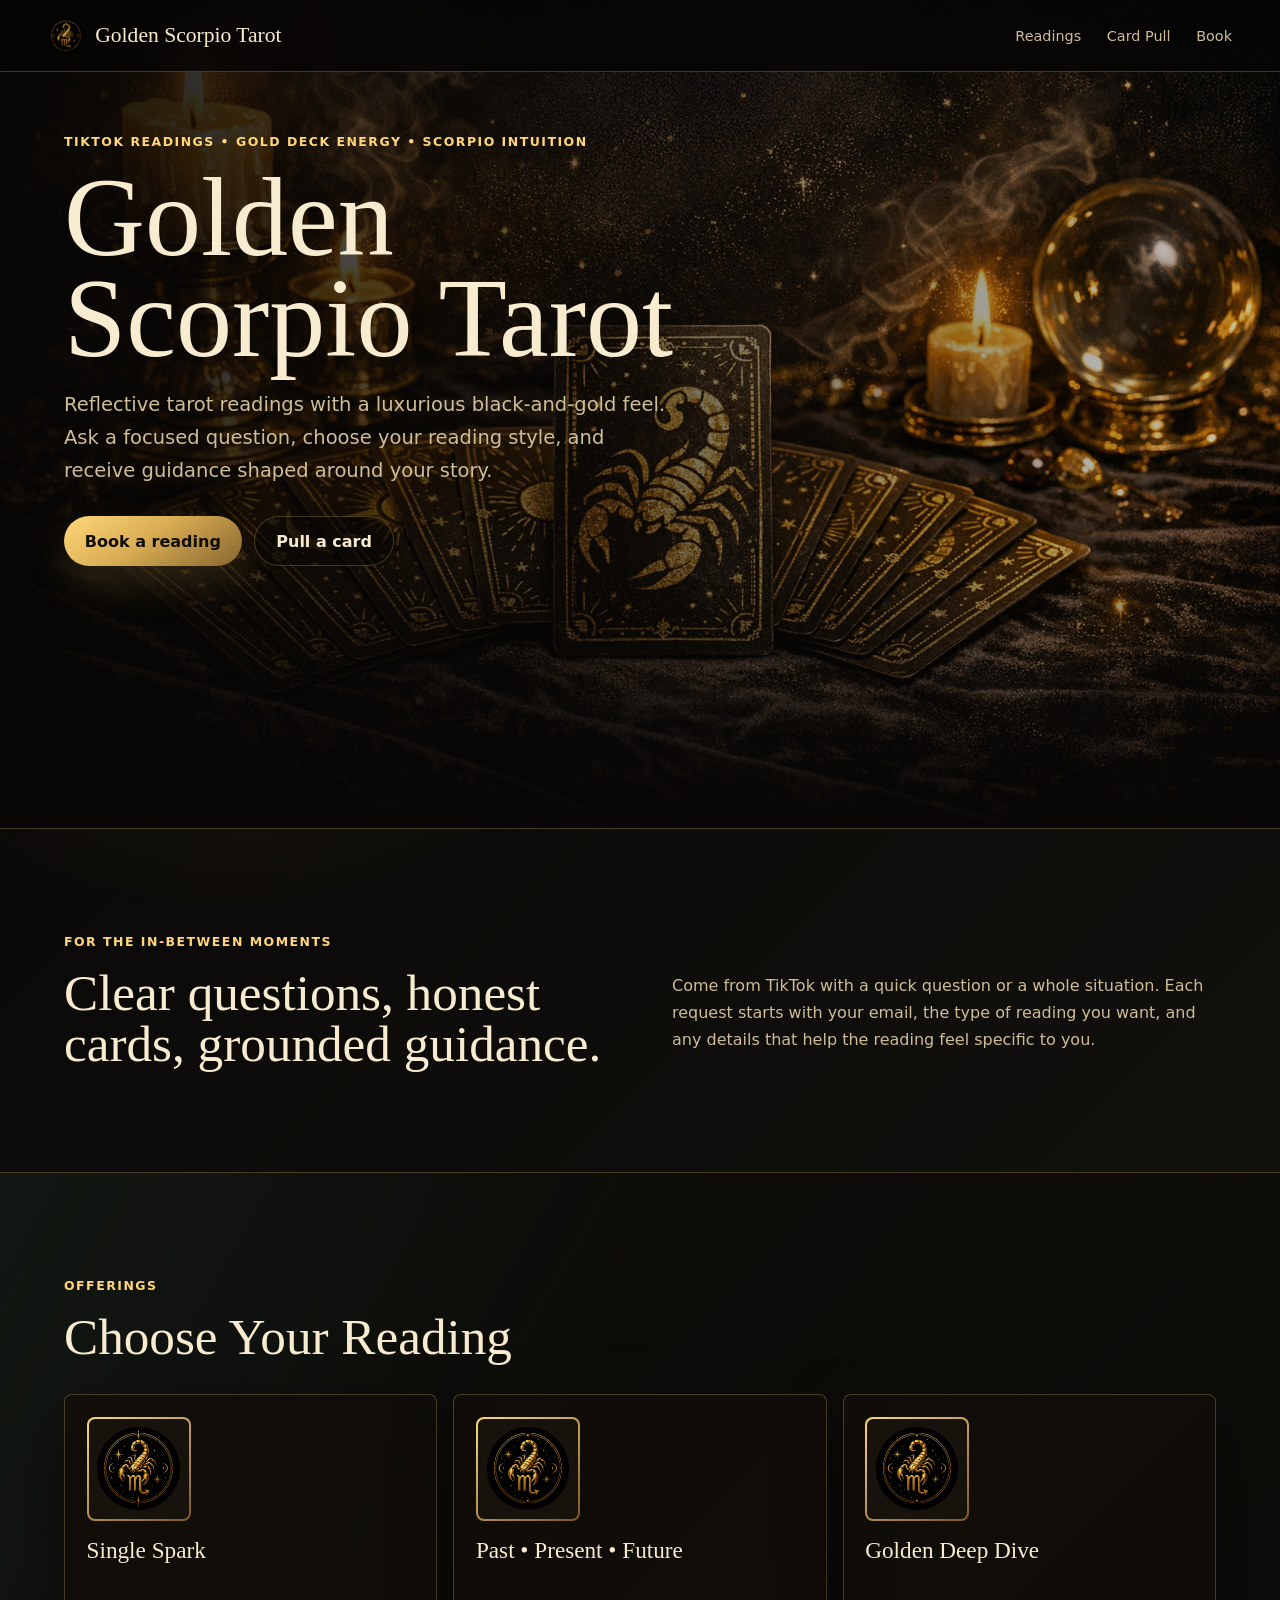
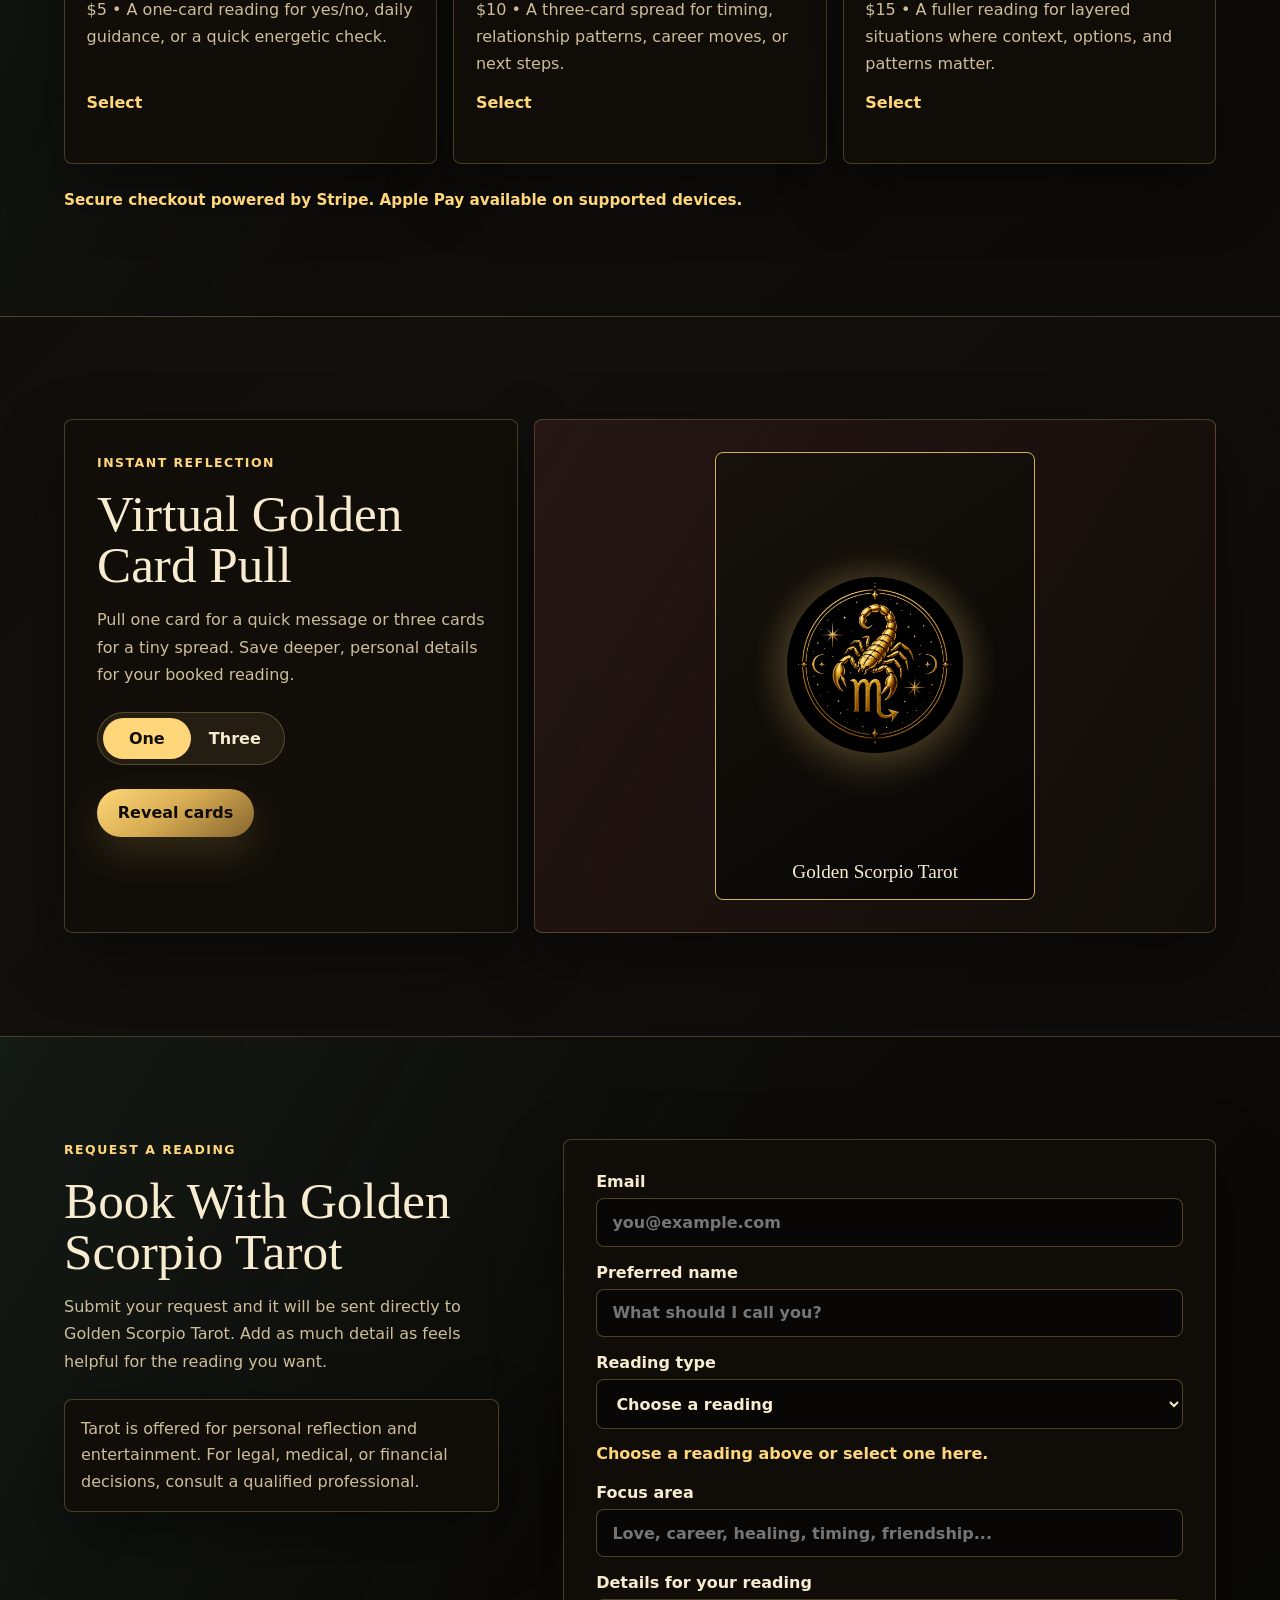
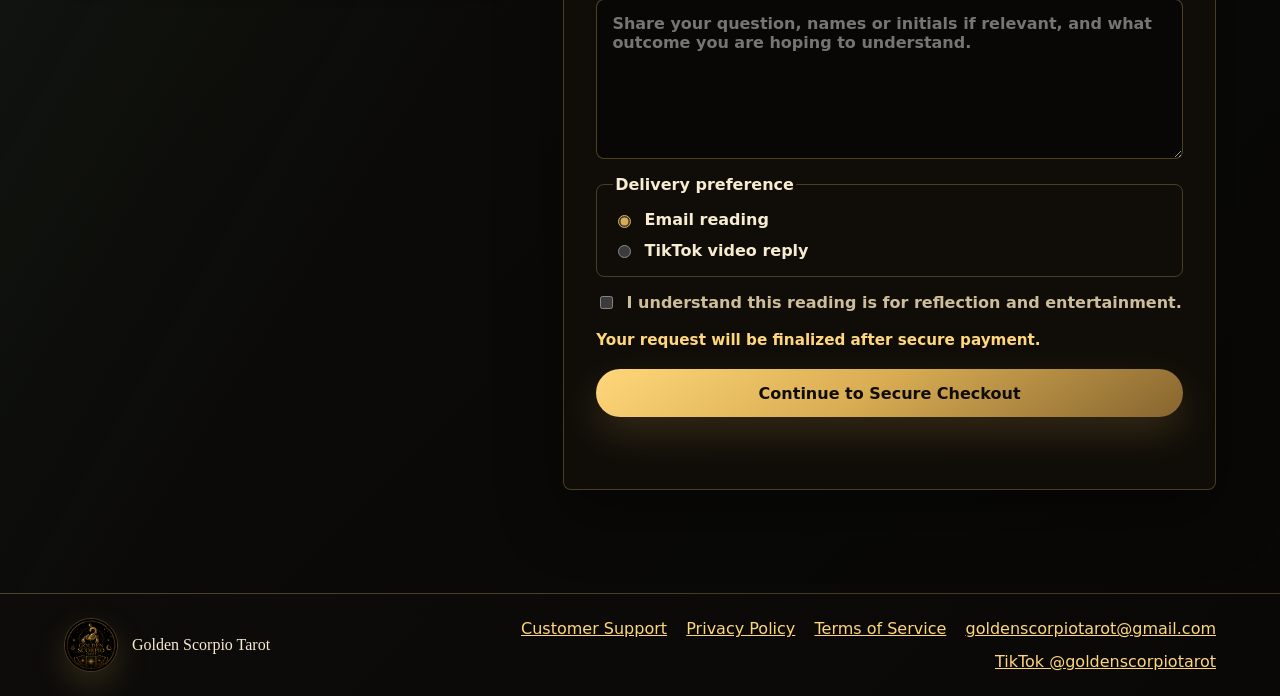
<file: index.html>
<!doctype html>
<html lang="en">
  <head>
    <meta charset="utf-8" />
    <meta name="viewport" content="width=device-width, initial-scale=1" />
    <title>Golden Scorpio Tarot | Online Tarot Readings</title>
    <meta
      name="description"
      content="Golden Scorpio Tarot offers online tarot readings with a black-and-gold style, intuitive guidance, and a free virtual card pull."
    />
    <link rel="canonical" href="https://goldenscorpiotarot.com/" />
    <meta property="og:title" content="Golden Scorpio Tarot" />
    <meta
      property="og:description"
      content="Book online tarot readings, request personal guidance, and pull a virtual golden card with Golden Scorpio Tarot."
    />
    <meta property="og:image" content="https://goldenscorpiotarot.com/assets/golden-scorpio-tarot-footer.png" />
    <meta property="og:url" content="https://goldenscorpiotarot.com/" />
    <meta property="og:type" content="website" />
    <meta name="twitter:card" content="summary_large_image" />
    <link rel="preload" href="assets/golden-scorpio-hero.png" as="image" />
    <link rel="apple-touch-icon" href="assets/golden-scorpio-tarot-footer.png" />
    <link rel="stylesheet" href="styles.css" />
    <!-- Google tag (gtag.js) -->
    <script async src="https://www.googletagmanager.com/gtag/js?id=G-HNB6YZMQJV"></script>
    <script>
      window.dataLayer = window.dataLayer || [];
      function gtag(){dataLayer.push(arguments);}
      gtag('js', new Date());

      gtag('config', 'G-HNB6YZMQJV');
    </script>
    <script type="application/ld+json">
      {
        "@context": "https://schema.org",
        "@type": "ProfessionalService",
        "name": "Golden Scorpio Tarot",
        "url": "https://goldenscorpiotarot.com/",
        "logo": "https://goldenscorpiotarot.com/assets/golden-scorpio-tarot-footer.png",
        "image": "https://goldenscorpiotarot.com/assets/golden-scorpio-tarot-footer.png",
        "description": "Golden Scorpio Tarot offers online tarot readings with intuitive guidance, a black-and-gold tarot style, and a free virtual card pull.",
        "email": "goldenscorpiotarot@gmail.com",
        "sameAs": [
          "https://www.tiktok.com/@goldenscorpiotarot"
        ],
        "areaServed": "US",
        "serviceType": "Online tarot readings",
        "offers": [
          {
            "@type": "Offer",
            "name": "Single Spark Tarot Reading",
            "price": "5.00",
            "priceCurrency": "USD",
            "url": "https://goldenscorpiotarot.com/#book"
          },
          {
            "@type": "Offer",
            "name": "Past, Present, Future Tarot Reading",
            "price": "10.00",
            "priceCurrency": "USD",
            "url": "https://goldenscorpiotarot.com/#book"
          },
          {
            "@type": "Offer",
            "name": "Golden Deep Dive Tarot Reading",
            "price": "15.00",
            "priceCurrency": "USD",
            "url": "https://goldenscorpiotarot.com/#book"
          }
        ]
      }
    </script>
  </head>
  <body>
    <header class="site-header" aria-label="Main navigation">
      <a class="brand" href="#top" aria-label="Golden Scorpio Tarot home">
        <span class="brand-mark" aria-hidden="true">
          <img src="assets/golden-scorpio-logo.png" alt="" />
        </span>
        <span>Golden Scorpio Tarot</span>
      </a>
      <nav>
        <a href="#readings">Readings</a>
        <a href="#virtual">Card Pull</a>
        <a href="#book">Book</a>
      </nav>
    </header>

    <main id="top">
      <section class="hero" aria-labelledby="hero-title">
        <img
          class="hero-image"
          src="assets/golden-scorpio-hero.png"
          alt="Golden tarot cards on a dark velvet table with candles and stars"
        />
        <div class="hero-shade" aria-hidden="true"></div>
        <div class="hero-content">
          <p class="eyebrow">TikTok readings • gold deck energy • Scorpio intuition</p>
          <h1 id="hero-title">Golden Scorpio Tarot</h1>
          <p>
            Reflective tarot readings with a luxurious black-and-gold feel. Ask a focused
            question, choose your reading style, and receive guidance shaped around your story.
          </p>
          <div class="hero-actions">
            <a class="button primary" href="#book">Book a reading</a>
            <a class="button ghost" href="#virtual">Pull a card</a>
          </div>
        </div>
      </section>

      <section class="intro" aria-label="Reading promise">
        <div>
          <p class="section-kicker">For the in-between moments</p>
          <h2>Clear questions, honest cards, grounded guidance.</h2>
        </div>
        <p>
          Come from TikTok with a quick question or a whole situation. Each request starts with
          your email, the type of reading you want, and any details that help the reading feel
          specific to you.
        </p>
      </section>

      <section class="band" id="readings" aria-labelledby="readings-title">
        <div class="section-heading">
          <p class="section-kicker">Offerings</p>
          <h2 id="readings-title">Choose Your Reading</h2>
        </div>
        <div class="reading-grid">
          <article class="reading-card">
            <div class="mini-card" aria-hidden="true">
              <img src="assets/golden-scorpio-logo.png" alt="" />
            </div>
            <h3>Single Spark</h3>
            <p>$5 • A one-card reading for yes/no, daily guidance, or a quick energetic check.</p>
            <a class="text-button" data-reading-choice="Single Spark" href="#book">Select</a>
          </article>
          <article class="reading-card">
            <div class="mini-card" aria-hidden="true">
              <img src="assets/golden-scorpio-logo.png" alt="" />
            </div>
            <h3>Past • Present • Future</h3>
            <p>$10 • A three-card spread for timing, relationship patterns, career moves, or next steps.</p>
            <a class="text-button" data-reading-choice="Past • Present • Future" href="#book">Select</a>
          </article>
          <article class="reading-card">
            <div class="mini-card" aria-hidden="true">
              <img src="assets/golden-scorpio-logo.png" alt="" />
            </div>
            <h3>Golden Deep Dive</h3>
            <p>$15 • A fuller reading for layered situations where context, options, and patterns matter.</p>
            <a class="text-button" data-reading-choice="Golden Deep Dive" href="#book">Select</a>
          </article>
        </div>
        <p class="payment-note">
          Secure checkout powered by Stripe. Apple Pay available on supported devices.
        </p>
      </section>

      <section class="split" id="virtual" aria-labelledby="virtual-title">
        <div class="copy-panel">
          <p class="section-kicker">Instant reflection</p>
          <h2 id="virtual-title">Virtual Golden Card Pull</h2>
          <p>
            Pull one card for a quick message or three cards for a tiny spread. Save deeper,
            personal details for your booked reading.
          </p>
          <div class="segmented" role="radiogroup" aria-label="Spread size">
            <label>
              <input type="radio" name="spread" value="1" checked />
              <span>One</span>
            </label>
            <label>
              <input type="radio" name="spread" value="3" />
              <span>Three</span>
            </label>
          </div>
          <button class="button primary" id="pullCards" type="button">Reveal cards</button>
        </div>
        <div class="virtual-table" aria-live="polite">
          <div class="pulled-cards" id="cardResults">
            <article class="tarot-back">
              <img
                class="card-logo"
                src="assets/golden-scorpio-logo.png"
                alt="Golden Scorpio Tarot logo"
              />
              <strong>Golden Scorpio Tarot</strong>
            </article>
          </div>
        </div>
      </section>

      <section class="band booking-band" id="book" aria-labelledby="book-title">
        <div class="booking-layout">
          <div class="section-heading sticky-copy">
            <p class="section-kicker">Request a reading</p>
            <h2 id="book-title">Book With Golden Scorpio Tarot</h2>
            <p>
              Submit your request and it will be sent directly to Golden Scorpio Tarot. Add as much
              detail as feels helpful for the reading you want.
            </p>
            <div class="trust-note">
              Tarot is offered for personal reflection and entertainment. For legal, medical, or
              financial decisions, consult a qualified professional.
            </div>
          </div>

          <form
            class="booking-form"
            id="bookingForm"
            action="thank-you.html"
            method="GET"
          >
            <input type="hidden" name="_subject" value="New Golden Scorpio Tarot request" />
            <label>
              Email
              <input name="email" type="email" placeholder="you@example.com" required />
            </label>
            <label>
              Preferred name
              <input name="preferredName" type="text" placeholder="What should I call you?" />
            </label>
            <label>
              Reading type
              <select name="reading" id="readingSelect" required>
                <option value="">Choose a reading</option>
                <option>Single Spark</option>
                <option>Past • Present • Future</option>
                <option>Golden Deep Dive</option>
              </select>
            </label>
            <p class="selection-note" id="readingSelectionNote">
              Choose a reading above or select one here.
            </p>
            <label>
              Focus area
              <input
                name="focus"
                type="text"
                placeholder="Love, career, healing, timing, friendship..."
              />
            </label>
            <label>
              Details for your reading
              <textarea
                name="details"
                rows="6"
                placeholder="Share your question, names or initials if relevant, and what outcome you are hoping to understand."
              ></textarea>
            </label>
            <fieldset>
              <legend>Delivery preference</legend>
              <label class="inline-option">
                <input type="radio" name="delivery" value="Email reading" checked />
                Email reading
              </label>
              <label class="inline-option">
                <input type="radio" name="delivery" value="TikTok video reply" />
                TikTok video reply
              </label>
            </fieldset>
            <label class="inline-option consent">
              <input name="consent" type="checkbox" required />
              I understand this reading is for reflection and entertainment.
            </label>
            <p class="checkout-note">Your request will be finalized after secure payment.</p>
            <button class="button primary full" type="submit">Continue to Secure Checkout</button>
            <p class="form-status" id="formStatus" role="status"></p>
          </form>
        </div>
      </section>
    </main>

    <footer>
      <a class="footer-brand" href="index.html#top" aria-label="Golden Scorpio Tarot home">
        <img src="assets/golden-scorpio-tarot-footer.png" alt="Golden Scorpio Tarot logo" />
        <span>Golden Scorpio Tarot</span>
      </a>
      <div class="footer-links">
        <a href="support.html">Customer Support</a>
        <a href="privacy.html">Privacy Policy</a>
        <a href="terms.html">Terms of Service</a>
        <a href="mailto:goldenscorpiotarot@gmail.com">goldenscorpiotarot@gmail.com</a>
        <a href="https://www.tiktok.com/@goldenscorpiotarot">TikTok @goldenscorpiotarot</a>
      </div>
    </footer>

    <script src="script.js"></script>
  </body>
</html>
</file>
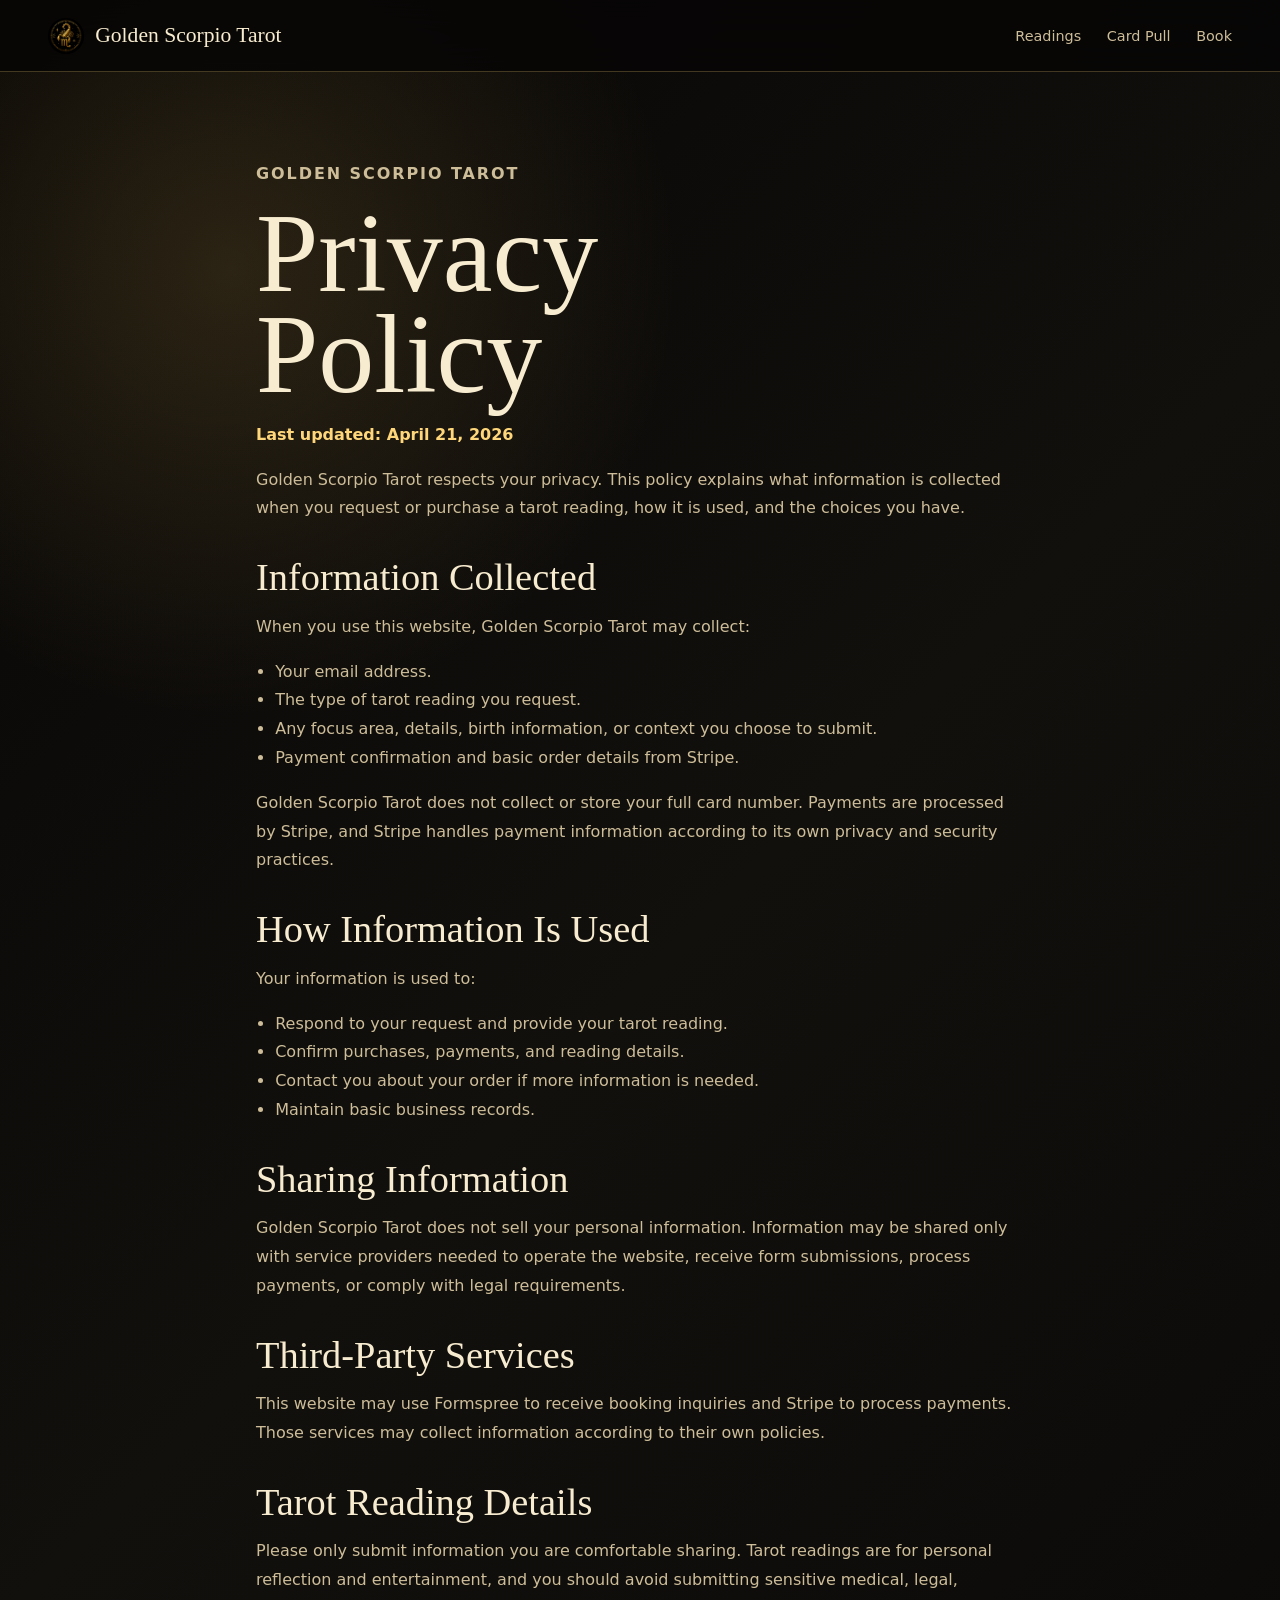
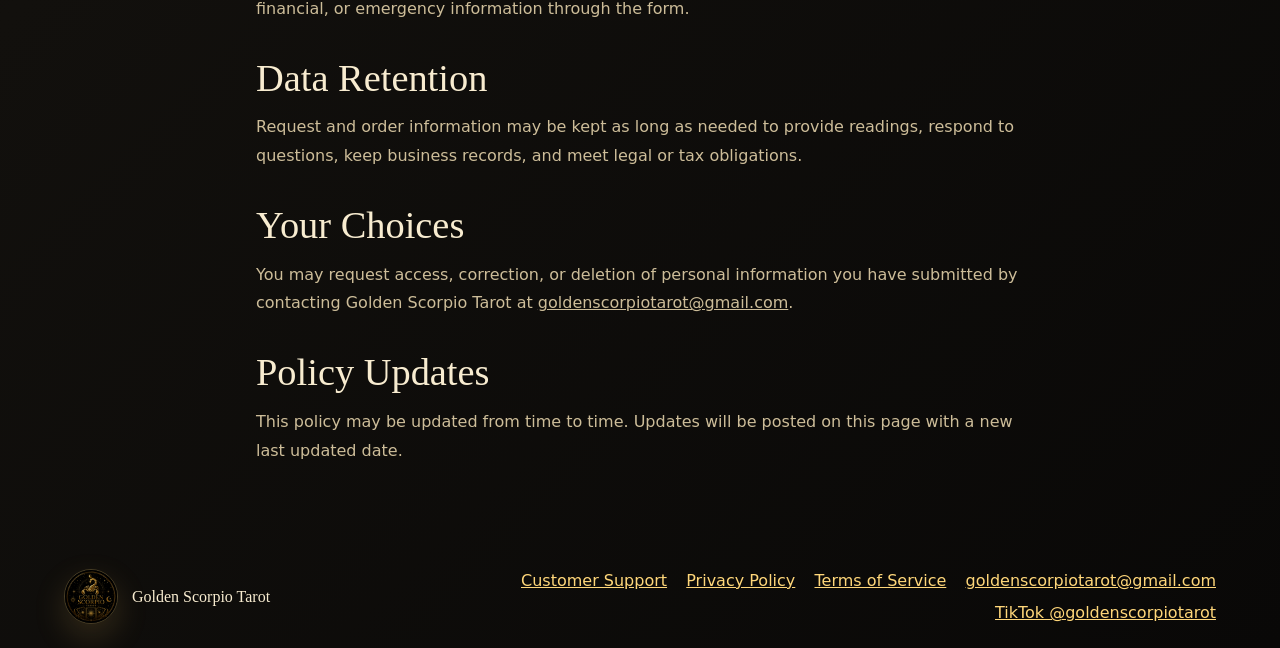
<file: privacy.html>
<!doctype html>
<html lang="en">
  <head>
    <meta charset="utf-8" />
    <meta name="viewport" content="width=device-width, initial-scale=1" />
    <title>Privacy Policy | Golden Scorpio Tarot</title>
    <meta
      name="description"
      content="Privacy Policy for Golden Scorpio Tarot readings, booking requests, and payments."
    />
    <link rel="canonical" href="https://goldenscorpiotarot.com/privacy.html" />
    <meta property="og:title" content="Golden Scorpio Tarot Privacy Policy" />
    <meta
      property="og:description"
      content="Book golden tarot readings, request personal guidance, and pull a virtual golden card."
    />
    <meta property="og:image" content="https://goldenscorpiotarot.com/assets/golden-scorpio-tarot-footer.png" />
    <meta property="og:url" content="https://goldenscorpiotarot.com/privacy.html" />
    <meta property="og:type" content="website" />
    <meta name="twitter:card" content="summary_large_image" />
    <link rel="stylesheet" href="styles.css" />
    <!-- Google tag (gtag.js) -->
    <script async src="https://www.googletagmanager.com/gtag/js?id=G-HNB6YZMQJV"></script>
    <script>
      window.dataLayer = window.dataLayer || [];
      function gtag(){dataLayer.push(arguments);}
      gtag('js', new Date());

      gtag('config', 'G-HNB6YZMQJV');
    </script>
  </head>
  <body class="policy-page">
    <header class="site-header" aria-label="Main navigation">
      <a class="brand" href="index.html#top" aria-label="Golden Scorpio Tarot home">
        <span class="brand-mark" aria-hidden="true">
          <img src="assets/golden-scorpio-logo.png" alt="" />
        </span>
        <span>Golden Scorpio Tarot</span>
      </a>
      <nav>
        <a href="index.html#readings">Readings</a>
        <a href="index.html#virtual">Card Pull</a>
        <a href="index.html#book">Book</a>
      </nav>
    </header>

    <main class="policy-content">
      <p class="section-kicker">Golden Scorpio Tarot</p>
      <h1>Privacy Policy</h1>
      <p class="updated">Last updated: April 21, 2026</p>

      <p>
        Golden Scorpio Tarot respects your privacy. This policy explains what information is
        collected when you request or purchase a tarot reading, how it is used, and the choices you
        have.
      </p>

      <h2>Information Collected</h2>
      <p>When you use this website, Golden Scorpio Tarot may collect:</p>
      <ul>
        <li>Your email address.</li>
        <li>The type of tarot reading you request.</li>
        <li>Any focus area, details, birth information, or context you choose to submit.</li>
        <li>Payment confirmation and basic order details from Stripe.</li>
      </ul>
      <p>
        Golden Scorpio Tarot does not collect or store your full card number. Payments are processed
        by Stripe, and Stripe handles payment information according to its own privacy and security
        practices.
      </p>

      <h2>How Information Is Used</h2>
      <p>Your information is used to:</p>
      <ul>
        <li>Respond to your request and provide your tarot reading.</li>
        <li>Confirm purchases, payments, and reading details.</li>
        <li>Contact you about your order if more information is needed.</li>
        <li>Maintain basic business records.</li>
      </ul>

      <h2>Sharing Information</h2>
      <p>
        Golden Scorpio Tarot does not sell your personal information. Information may be shared only
        with service providers needed to operate the website, receive form submissions, process
        payments, or comply with legal requirements.
      </p>

      <h2>Third-Party Services</h2>
      <p>
        This website may use Formspree to receive booking inquiries and Stripe to process payments.
        Those services may collect information according to their own policies.
      </p>

      <h2>Tarot Reading Details</h2>
      <p>
        Please only submit information you are comfortable sharing. Tarot readings are for personal
        reflection and entertainment, and you should avoid submitting sensitive medical, legal,
        financial, or emergency information through the form.
      </p>

      <h2>Data Retention</h2>
      <p>
        Request and order information may be kept as long as needed to provide readings, respond to
        questions, keep business records, and meet legal or tax obligations.
      </p>

      <h2>Your Choices</h2>
      <p>
        You may request access, correction, or deletion of personal information you have submitted by
        contacting Golden Scorpio Tarot at
        <a href="mailto:goldenscorpiotarot@gmail.com">goldenscorpiotarot@gmail.com</a>.
      </p>

      <h2>Policy Updates</h2>
      <p>
        This policy may be updated from time to time. Updates will be posted on this page with a new
        last updated date.
      </p>
    </main>

    <footer>
      <a class="footer-brand" href="index.html#top" aria-label="Golden Scorpio Tarot home">
        <img src="assets/golden-scorpio-tarot-footer.png" alt="Golden Scorpio Tarot logo" />
        <span>Golden Scorpio Tarot</span>
      </a>
      <div class="footer-links">
        <a href="support.html">Customer Support</a>
        <a href="privacy.html">Privacy Policy</a>
        <a href="terms.html">Terms of Service</a>
        <a href="mailto:goldenscorpiotarot@gmail.com">goldenscorpiotarot@gmail.com</a>
        <a href="https://www.tiktok.com/@goldenscorpiotarot">TikTok @goldenscorpiotarot</a>
      </div>
    </footer>
  </body>
</html>
</file>
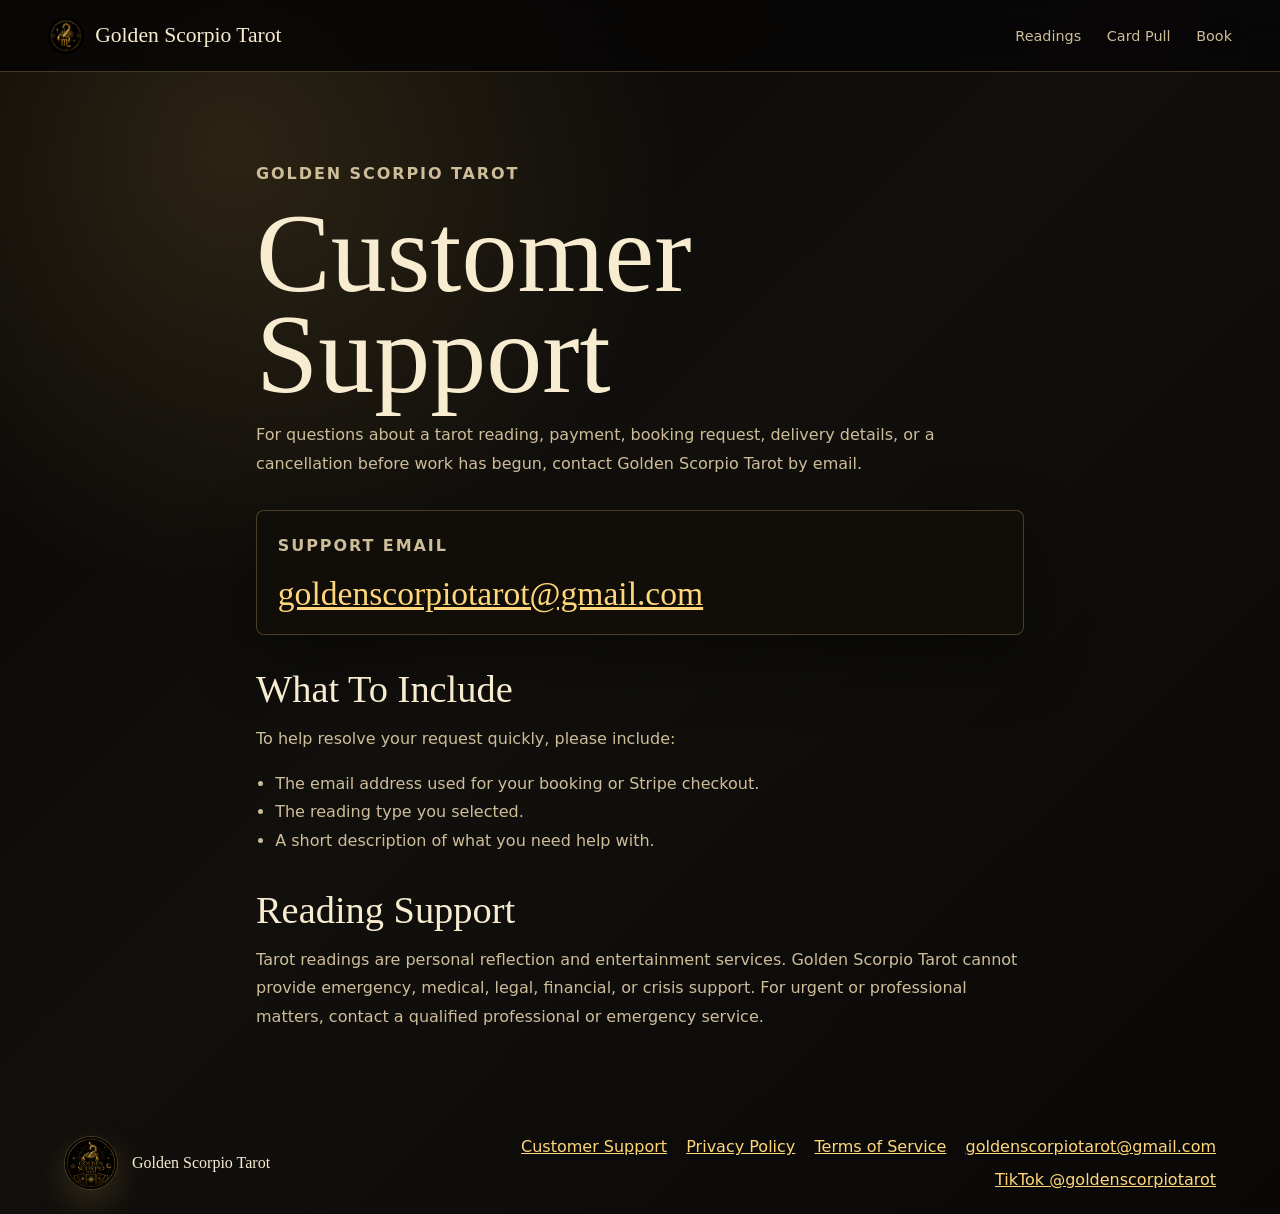
<file: support.html>
<!doctype html>
<html lang="en">
  <head>
    <meta charset="utf-8" />
    <meta name="viewport" content="width=device-width, initial-scale=1" />
    <title>Customer Support | Golden Scorpio Tarot</title>
    <meta
      name="description"
      content="Customer support information for Golden Scorpio Tarot reading purchases and questions."
    />
    <link rel="canonical" href="https://goldenscorpiotarot.com/support.html" />
    <meta property="og:title" content="Golden Scorpio Tarot Customer Support" />
    <meta
      property="og:description"
      content="Book golden tarot readings, request personal guidance, and pull a virtual golden card."
    />
    <meta property="og:image" content="https://goldenscorpiotarot.com/assets/golden-scorpio-tarot-footer.png" />
    <meta property="og:url" content="https://goldenscorpiotarot.com/support.html" />
    <meta property="og:type" content="website" />
    <meta name="twitter:card" content="summary_large_image" />
    <link rel="stylesheet" href="styles.css" />
    <!-- Google tag (gtag.js) -->
    <script async src="https://www.googletagmanager.com/gtag/js?id=G-HNB6YZMQJV"></script>
    <script>
      window.dataLayer = window.dataLayer || [];
      function gtag(){dataLayer.push(arguments);}
      gtag('js', new Date());

      gtag('config', 'G-HNB6YZMQJV');
    </script>
  </head>
  <body class="policy-page">
    <header class="site-header" aria-label="Main navigation">
      <a class="brand" href="index.html#top" aria-label="Golden Scorpio Tarot home">
        <span class="brand-mark" aria-hidden="true">
          <img src="assets/golden-scorpio-logo.png" alt="" />
        </span>
        <span>Golden Scorpio Tarot</span>
      </a>
      <nav>
        <a href="index.html#readings">Readings</a>
        <a href="index.html#virtual">Card Pull</a>
        <a href="index.html#book">Book</a>
      </nav>
    </header>

    <main class="policy-content">
      <p class="section-kicker">Golden Scorpio Tarot</p>
      <h1>Customer Support</h1>
      <p>
        For questions about a tarot reading, payment, booking request, delivery details, or a
        cancellation before work has begun, contact Golden Scorpio Tarot by email.
      </p>

      <div class="support-card">
        <p class="section-kicker">Support Email</p>
        <a href="mailto:goldenscorpiotarot@gmail.com">goldenscorpiotarot@gmail.com</a>
      </div>

      <h2>What To Include</h2>
      <p>To help resolve your request quickly, please include:</p>
      <ul>
        <li>The email address used for your booking or Stripe checkout.</li>
        <li>The reading type you selected.</li>
        <li>A short description of what you need help with.</li>
      </ul>

      <h2>Reading Support</h2>
      <p>
        Tarot readings are personal reflection and entertainment services. Golden Scorpio Tarot
        cannot provide emergency, medical, legal, financial, or crisis support. For urgent or
        professional matters, contact a qualified professional or emergency service.
      </p>
    </main>

    <footer>
      <a class="footer-brand" href="index.html#top" aria-label="Golden Scorpio Tarot home">
        <img src="assets/golden-scorpio-tarot-footer.png" alt="Golden Scorpio Tarot logo" />
        <span>Golden Scorpio Tarot</span>
      </a>
      <div class="footer-links">
        <a href="support.html">Customer Support</a>
        <a href="privacy.html">Privacy Policy</a>
        <a href="terms.html">Terms of Service</a>
        <a href="mailto:goldenscorpiotarot@gmail.com">goldenscorpiotarot@gmail.com</a>
        <a href="https://www.tiktok.com/@goldenscorpiotarot">TikTok @goldenscorpiotarot</a>
      </div>
    </footer>
  </body>
</html>
</file>
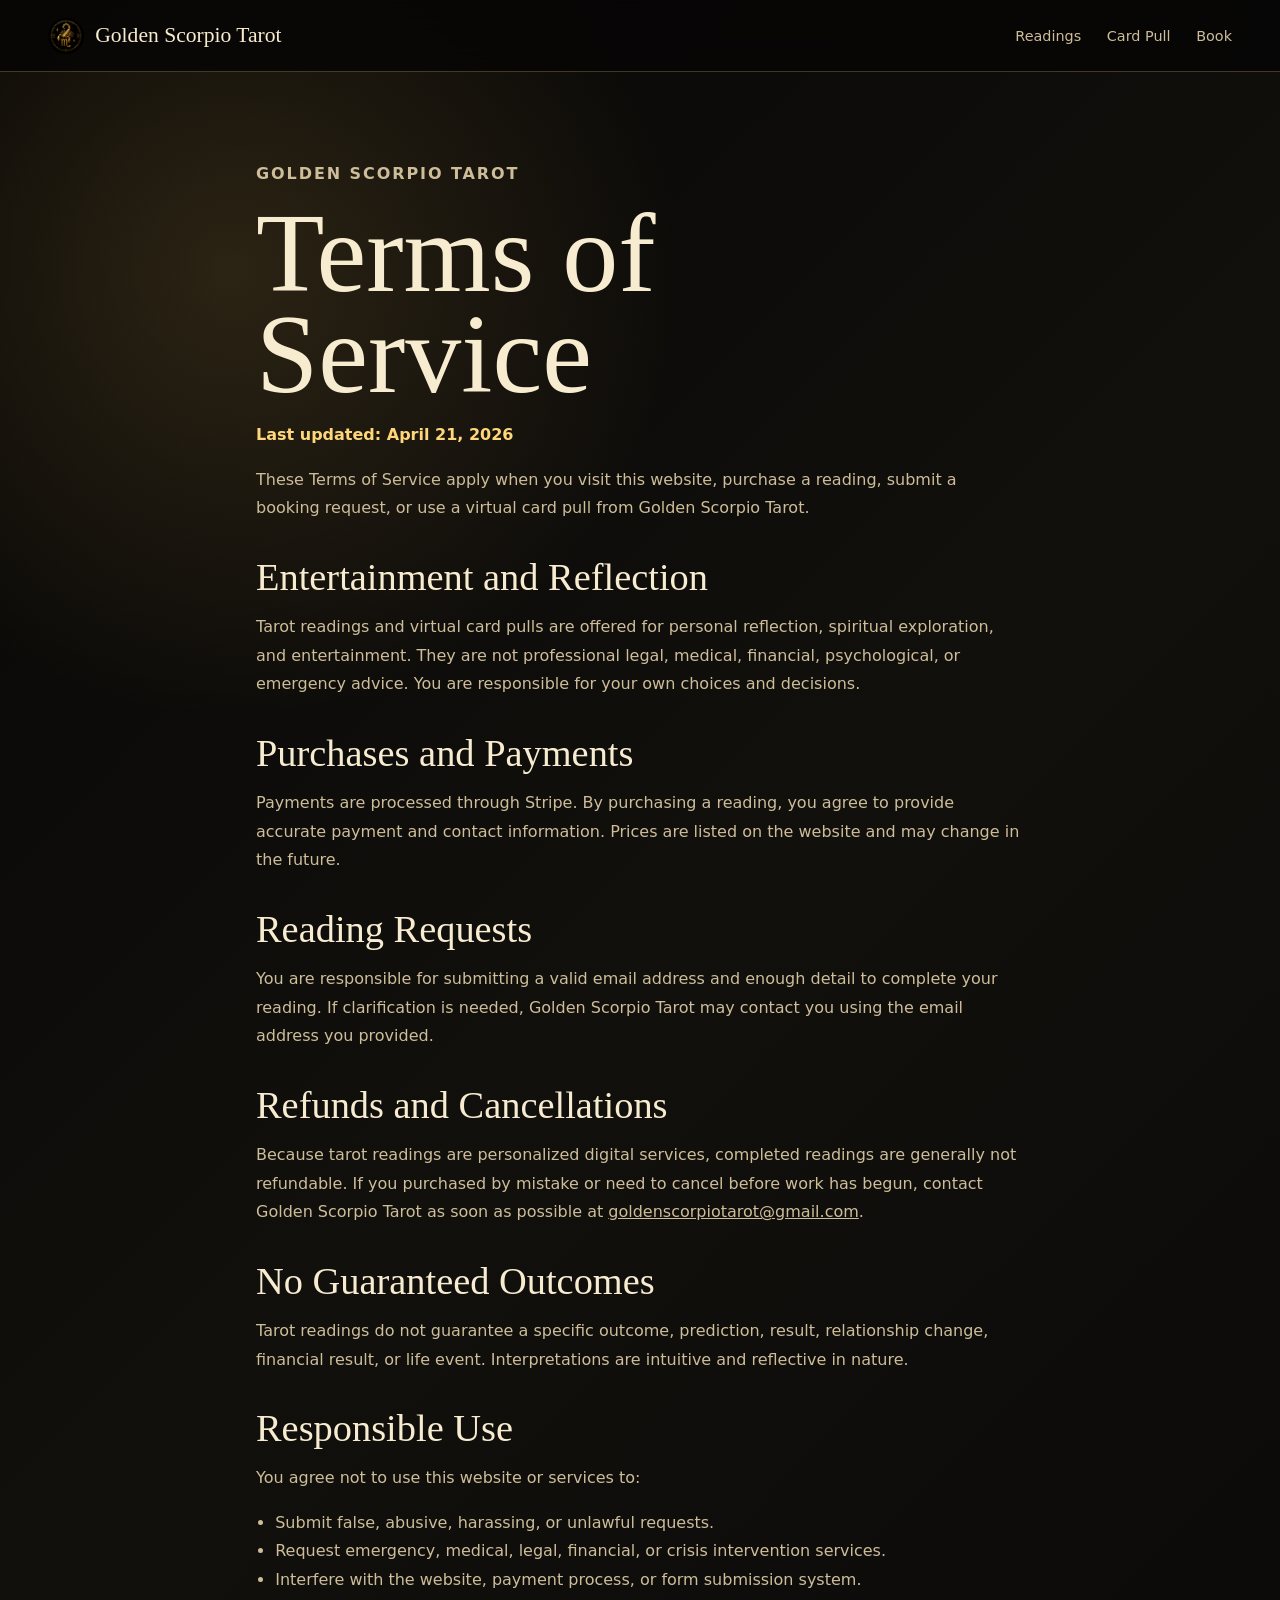
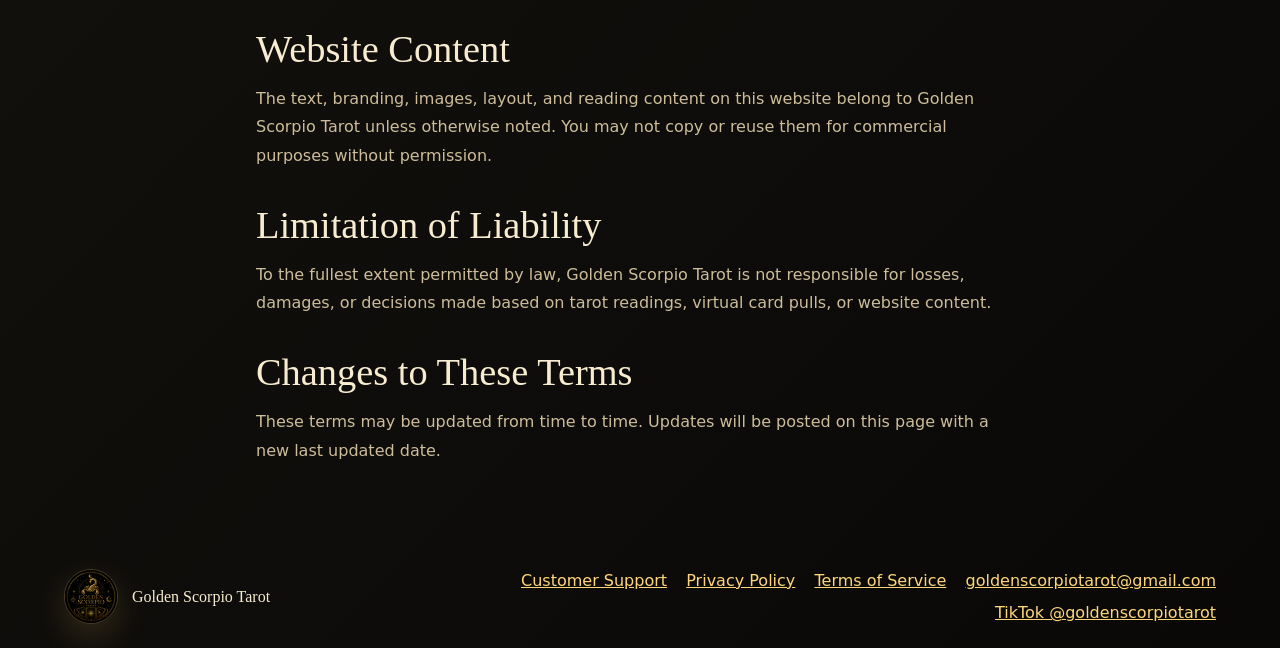
<file: terms.html>
<!doctype html>
<html lang="en">
  <head>
    <meta charset="utf-8" />
    <meta name="viewport" content="width=device-width, initial-scale=1" />
    <title>Terms of Service | Golden Scorpio Tarot</title>
    <meta
      name="description"
      content="Terms of Service for Golden Scorpio Tarot readings, purchases, and website use."
    />
    <link rel="canonical" href="https://goldenscorpiotarot.com/terms.html" />
    <meta property="og:title" content="Golden Scorpio Tarot Terms of Service" />
    <meta
      property="og:description"
      content="Book golden tarot readings, request personal guidance, and pull a virtual golden card."
    />
    <meta property="og:image" content="https://goldenscorpiotarot.com/assets/golden-scorpio-tarot-footer.png" />
    <meta property="og:url" content="https://goldenscorpiotarot.com/terms.html" />
    <meta property="og:type" content="website" />
    <meta name="twitter:card" content="summary_large_image" />
    <link rel="stylesheet" href="styles.css" />
    <!-- Google tag (gtag.js) -->
    <script async src="https://www.googletagmanager.com/gtag/js?id=G-HNB6YZMQJV"></script>
    <script>
      window.dataLayer = window.dataLayer || [];
      function gtag(){dataLayer.push(arguments);}
      gtag('js', new Date());

      gtag('config', 'G-HNB6YZMQJV');
    </script>
  </head>
  <body class="policy-page">
    <header class="site-header" aria-label="Main navigation">
      <a class="brand" href="index.html#top" aria-label="Golden Scorpio Tarot home">
        <span class="brand-mark" aria-hidden="true">
          <img src="assets/golden-scorpio-logo.png" alt="" />
        </span>
        <span>Golden Scorpio Tarot</span>
      </a>
      <nav>
        <a href="index.html#readings">Readings</a>
        <a href="index.html#virtual">Card Pull</a>
        <a href="index.html#book">Book</a>
      </nav>
    </header>

    <main class="policy-content">
      <p class="section-kicker">Golden Scorpio Tarot</p>
      <h1>Terms of Service</h1>
      <p class="updated">Last updated: April 21, 2026</p>

      <p>
        These Terms of Service apply when you visit this website, purchase a reading, submit a
        booking request, or use a virtual card pull from Golden Scorpio Tarot.
      </p>

      <h2>Entertainment and Reflection</h2>
      <p>
        Tarot readings and virtual card pulls are offered for personal reflection, spiritual
        exploration, and entertainment. They are not professional legal, medical, financial,
        psychological, or emergency advice. You are responsible for your own choices and decisions.
      </p>

      <h2>Purchases and Payments</h2>
      <p>
        Payments are processed through Stripe. By purchasing a reading, you agree to provide accurate
        payment and contact information. Prices are listed on the website and may change in the
        future.
      </p>

      <h2>Reading Requests</h2>
      <p>
        You are responsible for submitting a valid email address and enough detail to complete your
        reading. If clarification is needed, Golden Scorpio Tarot may contact you using the email
        address you provided.
      </p>

      <h2>Refunds and Cancellations</h2>
      <p>
        Because tarot readings are personalized digital services, completed readings are generally
        not refundable. If you purchased by mistake or need to cancel before work has begun, contact
        Golden Scorpio Tarot as soon as possible at
        <a href="mailto:goldenscorpiotarot@gmail.com">goldenscorpiotarot@gmail.com</a>.
      </p>

      <h2>No Guaranteed Outcomes</h2>
      <p>
        Tarot readings do not guarantee a specific outcome, prediction, result, relationship change,
        financial result, or life event. Interpretations are intuitive and reflective in nature.
      </p>

      <h2>Responsible Use</h2>
      <p>You agree not to use this website or services to:</p>
      <ul>
        <li>Submit false, abusive, harassing, or unlawful requests.</li>
        <li>Request emergency, medical, legal, financial, or crisis intervention services.</li>
        <li>Interfere with the website, payment process, or form submission system.</li>
      </ul>

      <h2>Website Content</h2>
      <p>
        The text, branding, images, layout, and reading content on this website belong to Golden
        Scorpio Tarot unless otherwise noted. You may not copy or reuse them for commercial purposes
        without permission.
      </p>

      <h2>Limitation of Liability</h2>
      <p>
        To the fullest extent permitted by law, Golden Scorpio Tarot is not responsible for losses,
        damages, or decisions made based on tarot readings, virtual card pulls, or website content.
      </p>

      <h2>Changes to These Terms</h2>
      <p>
        These terms may be updated from time to time. Updates will be posted on this page with a new
        last updated date.
      </p>
    </main>

    <footer>
      <a class="footer-brand" href="index.html#top" aria-label="Golden Scorpio Tarot home">
        <img src="assets/golden-scorpio-tarot-footer.png" alt="Golden Scorpio Tarot logo" />
        <span>Golden Scorpio Tarot</span>
      </a>
      <div class="footer-links">
        <a href="support.html">Customer Support</a>
        <a href="privacy.html">Privacy Policy</a>
        <a href="terms.html">Terms of Service</a>
        <a href="mailto:goldenscorpiotarot@gmail.com">goldenscorpiotarot@gmail.com</a>
        <a href="https://www.tiktok.com/@goldenscorpiotarot">TikTok @goldenscorpiotarot</a>
      </div>
    </footer>
  </body>
</html>
</file>
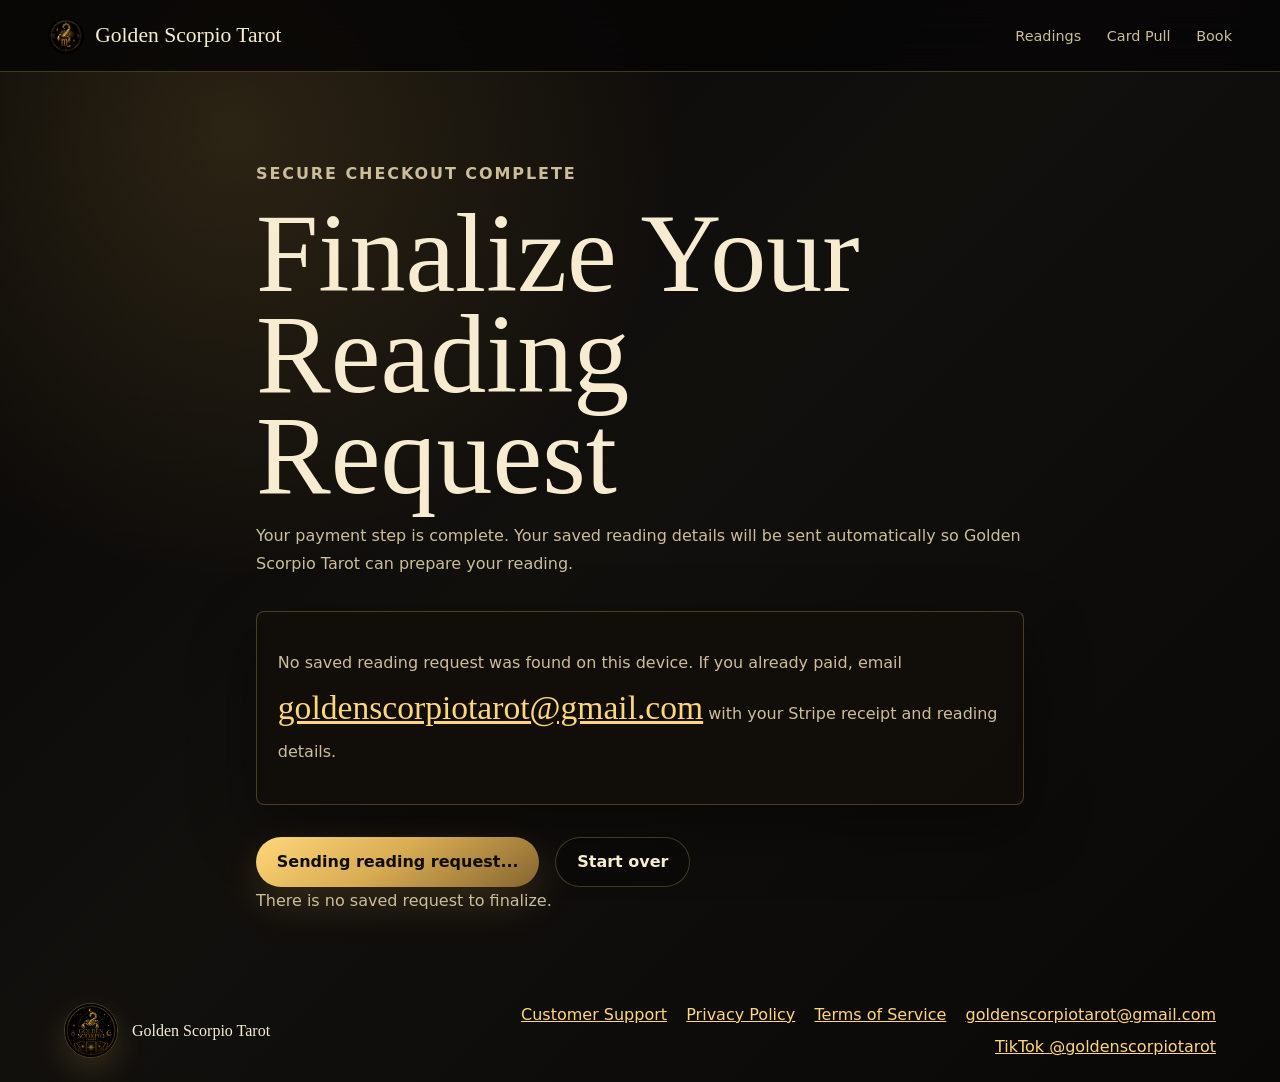
<file: thank-you.html>
<!doctype html>
<html lang="en">
  <head>
    <meta charset="utf-8" />
    <meta name="viewport" content="width=device-width, initial-scale=1" />
    <title>Request Confirmation | Golden Scorpio Tarot</title>
    <meta
      name="description"
      content="Finalize your paid Golden Scorpio Tarot reading request after secure checkout."
    />
    <meta name="robots" content="noindex, nofollow" />
    <link rel="canonical" href="https://goldenscorpiotarot.com/thank-you.html" />
    <meta property="og:title" content="Golden Scorpio Tarot Request Confirmation" />
    <meta
      property="og:description"
      content="Book golden tarot readings, request personal guidance, and pull a virtual golden card."
    />
    <meta property="og:image" content="https://goldenscorpiotarot.com/assets/golden-scorpio-tarot-footer.png" />
    <meta property="og:url" content="https://goldenscorpiotarot.com/thank-you.html" />
    <meta property="og:type" content="website" />
    <meta name="twitter:card" content="summary_large_image" />
    <link rel="stylesheet" href="styles.css" />
    <!-- Google tag (gtag.js) -->
    <script async src="https://www.googletagmanager.com/gtag/js?id=G-HNB6YZMQJV"></script>
    <script>
      window.dataLayer = window.dataLayer || [];
      function gtag(){dataLayer.push(arguments);}
      gtag('js', new Date());

      gtag('config', 'G-HNB6YZMQJV');
    </script>
  </head>
  <body class="policy-page">
    <header class="site-header" aria-label="Main navigation">
      <a class="brand" href="index.html#top" aria-label="Golden Scorpio Tarot home">
        <span class="brand-mark" aria-hidden="true">
          <img src="assets/golden-scorpio-logo.png" alt="" />
        </span>
        <span>Golden Scorpio Tarot</span>
      </a>
      <nav>
        <a href="index.html#readings">Readings</a>
        <a href="index.html#virtual">Card Pull</a>
        <a href="index.html#book">Book</a>
      </nav>
    </header>

    <main class="policy-content">
      <p class="section-kicker">Secure checkout complete</p>
      <h1>Finalize Your Reading Request</h1>
      <p>
        Your payment step is complete. Your saved reading details will be sent automatically so
        Golden Scorpio Tarot can prepare your reading.
      </p>

      <div class="support-card" id="requestSummary">
        <p>Loading your saved request...</p>
      </div>

      <div class="confirmation-actions">
        <button class="button primary" type="button" id="finalizeRequest">
          Sending reading request...
        </button>
        <a class="button ghost" href="index.html#book">Start over</a>
      </div>
      <p class="form-status" id="confirmationStatus" role="status"></p>
    </main>

    <footer>
      <a class="footer-brand" href="index.html#top" aria-label="Golden Scorpio Tarot home">
        <img src="assets/golden-scorpio-tarot-footer.png" alt="Golden Scorpio Tarot logo" />
        <span>Golden Scorpio Tarot</span>
      </a>
      <div class="footer-links">
        <a href="support.html">Customer Support</a>
        <a href="privacy.html">Privacy Policy</a>
        <a href="terms.html">Terms of Service</a>
        <a href="mailto:goldenscorpiotarot@gmail.com">goldenscorpiotarot@gmail.com</a>
        <a href="https://www.tiktok.com/@goldenscorpiotarot">TikTok @goldenscorpiotarot</a>
      </div>
    </footer>

    <script src="script.js"></script>
  </body>
</html>
</file>
<file: styles.css>
:root {
  color-scheme: dark;
  --black: #070605;
  --ink: #11100d;
  --panel: rgba(18, 15, 10, 0.86);
  --gold: #d9ad53;
  --bright-gold: #ffd77a;
  --muted-gold: #9c7b3d;
  --ivory: #f8ecd0;
  --soft: #cdbd99;
  --rose: #6f3437;
  --green: #263c32;
  --line: rgba(255, 215, 122, 0.24);
  --shadow: rgba(0, 0, 0, 0.42);
  font-family:
    Inter, ui-sans-serif, system-ui, -apple-system, BlinkMacSystemFont, "Segoe UI", sans-serif;
}

* {
  box-sizing: border-box;
}

html {
  scroll-behavior: smooth;
}

body {
  margin: 0;
  background:
    radial-gradient(circle at 18% 12%, rgba(217, 173, 83, 0.16), transparent 28rem),
    linear-gradient(135deg, #070605 0%, #12100d 46%, #090807 100%);
  color: var(--ivory);
}

a {
  color: inherit;
}

.site-header {
  align-items: center;
  background: rgba(7, 6, 5, 0.82);
  border-bottom: 1px solid var(--line);
  display: flex;
  gap: 1rem;
  justify-content: space-between;
  left: 0;
  min-height: 4.5rem;
  padding: 0.85rem clamp(1rem, 4vw, 3rem);
  position: fixed;
  right: 0;
  top: 0;
  z-index: 10;
  backdrop-filter: blur(18px);
}

.brand {
  align-items: center;
  display: inline-flex;
  font-family: Georgia, "Times New Roman", serif;
  font-size: clamp(1rem, 2vw, 1.35rem);
  gap: 0.7rem;
  letter-spacing: 0;
  text-decoration: none;
}

.brand-mark {
  align-items: center;
  background: #020201;
  border-radius: 50%;
  color: #120f09;
  display: inline-flex;
  font-family: Georgia, "Times New Roman", serif;
  font-weight: 700;
  height: 2.25rem;
  justify-content: center;
  overflow: hidden;
  width: 2.25rem;
}

.brand-mark img {
  height: 100%;
  object-fit: cover;
  width: 100%;
}

nav {
  display: flex;
  gap: clamp(0.65rem, 2vw, 1.6rem);
  font-size: 0.9rem;
}

nav a {
  color: var(--soft);
  text-decoration: none;
}

nav a:hover {
  color: var(--bright-gold);
}

.hero {
  min-height: 92vh;
  overflow: hidden;
  padding: 8.2rem clamp(1rem, 5vw, 5rem) 4rem;
  position: relative;
}

.hero-image,
.hero-shade {
  height: 100%;
  inset: 0;
  position: absolute;
  width: 100%;
}

.hero-image {
  object-fit: cover;
}

.hero-shade {
  background:
    linear-gradient(90deg, rgba(7, 6, 5, 0.94) 0%, rgba(7, 6, 5, 0.64) 42%, rgba(7, 6, 5, 0.2) 100%),
    linear-gradient(0deg, rgba(7, 6, 5, 0.95) 0%, transparent 34%);
}

.hero-content {
  max-width: 42rem;
  position: relative;
  z-index: 1;
}

.eyebrow,
.section-kicker {
  color: var(--bright-gold);
  font-size: 0.78rem;
  font-weight: 800;
  letter-spacing: 0.12em;
  margin: 0 0 0.9rem;
  text-transform: uppercase;
}

h1,
h2,
h3 {
  font-family: Georgia, "Times New Roman", serif;
  font-weight: 500;
  letter-spacing: 0;
  margin: 0;
}

h1 {
  font-size: clamp(3.2rem, 9vw, 7rem);
  line-height: 0.9;
  max-width: 11ch;
}

h2 {
  font-size: clamp(2rem, 4vw, 4rem);
  line-height: 1;
}

h3 {
  font-size: 1.45rem;
}

p {
  color: var(--soft);
  line-height: 1.7;
}

.hero-content p:not(.eyebrow) {
  font-size: clamp(1rem, 2vw, 1.22rem);
  max-width: 38rem;
}

.hero-actions,
.segmented,
.reading-grid {
  display: flex;
}

.hero-actions {
  flex-wrap: wrap;
  gap: 0.8rem;
  margin-top: 1.8rem;
}

.button,
.text-button {
  border: 0;
  cursor: pointer;
  font: inherit;
  min-height: 3rem;
}

.button {
  align-items: center;
  border-radius: 999px;
  display: inline-flex;
  font-weight: 800;
  justify-content: center;
  padding: 0.9rem 1.3rem;
  text-decoration: none;
}

.button.primary {
  background: linear-gradient(145deg, var(--bright-gold), var(--gold) 46%, #86652f);
  color: #100d08;
  box-shadow: 0 1rem 2.4rem rgba(217, 173, 83, 0.18);
}

.button.ghost {
  border: 1px solid var(--line);
  color: var(--ivory);
  background: rgba(7, 6, 5, 0.5);
}

.button.full {
  width: 100%;
}

.intro,
.band,
.split {
  padding: clamp(3rem, 8vw, 6.5rem) clamp(1rem, 5vw, 5rem);
}

.intro {
  align-items: end;
  border-top: 1px solid var(--line);
  display: grid;
  gap: 2rem;
  grid-template-columns: minmax(0, 1fr) minmax(18rem, 34rem);
}

.band {
  background:
    linear-gradient(120deg, rgba(38, 60, 50, 0.28), transparent 42%),
    rgba(7, 6, 5, 0.34);
  border-block: 1px solid var(--line);
}

.section-heading {
  margin-bottom: 2rem;
  max-width: 43rem;
}

.reading-grid {
  gap: 1rem;
  display: grid;
  grid-template-columns: repeat(3, minmax(0, 1fr));
}

.reading-card,
.booking-form,
.copy-panel,
.virtual-table,
.trust-note {
  background: var(--panel);
  border: 1px solid var(--line);
  box-shadow: 0 1.5rem 4rem var(--shadow);
}

.reading-card {
  border-radius: 8px;
  display: flex;
  flex-direction: column;
  gap: 1rem;
  min-height: 22rem;
  padding: 1.35rem;
}

.reading-card h3,
.reading-card p {
  margin-bottom: 0;
}

.mini-card {
  align-items: center;
  aspect-ratio: 1;
  background:
    radial-gradient(circle at center, rgba(255, 215, 122, 0.18), transparent 58%),
    linear-gradient(#17120b, #17120b) padding-box,
    linear-gradient(145deg, var(--bright-gold), #7b5728) border-box;
  border: 2px solid transparent;
  border-radius: 8px;
  display: flex;
  justify-content: center;
  justify-self: center;
  max-width: 6.5rem;
  overflow: hidden;
  padding: 0.55rem;
}

.mini-card img {
  border-radius: 50%;
  display: block;
  height: 100%;
  object-fit: cover;
  width: 100%;
}

.text-button {
  background: transparent;
  color: var(--bright-gold);
  display: inline-flex;
  font-weight: 800;
  margin-top: auto;
  padding: 0;
  text-decoration: none;
}

.payment-note {
  color: var(--bright-gold);
  font-size: 0.95rem;
  font-weight: 700;
  margin: 1.5rem 0 0;
}

.split {
  align-items: stretch;
  display: grid;
  gap: 1rem;
  grid-template-columns: minmax(18rem, 0.8fr) minmax(20rem, 1.2fr);
}

.copy-panel,
.virtual-table {
  border-radius: 8px;
  padding: clamp(1.25rem, 3vw, 2rem);
}

.segmented {
  background: rgba(255, 215, 122, 0.08);
  border: 1px solid var(--line);
  border-radius: 999px;
  margin: 1.5rem 0;
  padding: 0.3rem;
  width: fit-content;
}

.segmented label {
  cursor: pointer;
}

.segmented input {
  clip: rect(0 0 0 0);
  height: 1px;
  overflow: hidden;
  position: absolute;
  width: 1px;
}

.segmented span {
  border-radius: 999px;
  display: block;
  font-weight: 800;
  min-width: 5.5rem;
  padding: 0.7rem 1rem;
  text-align: center;
}

.segmented input:checked + span {
  background: var(--bright-gold);
  color: #120f09;
}

.virtual-table {
  background:
    linear-gradient(120deg, rgba(111, 52, 55, 0.22), transparent),
    var(--panel);
  min-height: 26rem;
}

.pulled-cards {
  align-items: stretch;
  display: grid;
  gap: 1rem;
  grid-template-columns: repeat(auto-fit, minmax(10rem, 1fr));
  height: 100%;
  justify-items: center;
}

.tarot-result,
.tarot-back {
  aspect-ratio: 5 / 7;
  border-radius: 8px;
  display: flex;
  flex-direction: column;
  justify-content: space-between;
  min-height: 18rem;
  padding: 1rem;
}

.tarot-back {
  align-items: center;
  background:
    radial-gradient(circle at center, rgba(255, 215, 122, 0.24), transparent 45%),
    linear-gradient(145deg, #17120b, #070605);
  border: 1px solid var(--gold);
  color: var(--bright-gold);
  display: grid;
  grid-template-rows: 1fr auto 1fr auto;
  justify-items: center;
  max-width: 20rem;
  text-align: center;
  width: 100%;
}

.card-logo {
  border-radius: 50%;
  box-shadow: 0 0 2.4rem rgba(255, 215, 122, 0.24);
  display: block;
  grid-row: 2;
  margin: 0;
  max-width: min(11rem, 78%);
  width: 100%;
}

.tarot-back strong {
  color: var(--ivory);
  font-family: Georgia, "Times New Roman", serif;
  font-size: 1.2rem;
  font-weight: 500;
  grid-row: 4;
}

.tarot-result {
  background:
    linear-gradient(#15100a, #0b0907) padding-box,
    linear-gradient(145deg, var(--bright-gold), #5d421d) border-box;
  border: 2px solid transparent;
  max-width: 20rem;
  width: 100%;
}

.tarot-result small {
  color: var(--gold);
  font-weight: 800;
  text-transform: uppercase;
}

.tarot-result strong {
  color: var(--ivory);
  font-family: Georgia, "Times New Roman", serif;
  font-size: 1.55rem;
  font-weight: 500;
}

.booking-layout {
  display: grid;
  gap: clamp(1.5rem, 5vw, 4rem);
  grid-template-columns: minmax(18rem, 0.8fr) minmax(20rem, 1.2fr);
}

.sticky-copy {
  align-self: start;
  position: sticky;
  top: 6rem;
}

.trust-note {
  border-radius: 8px;
  color: var(--soft);
  line-height: 1.65;
  margin-top: 1.5rem;
  padding: 1rem;
}

.booking-form {
  border-radius: 8px;
  display: grid;
  gap: 1rem;
  padding: clamp(1rem, 3vw, 2rem);
}

label,
legend {
  color: var(--ivory);
  display: grid;
  font-weight: 800;
  gap: 0.45rem;
}

input,
select,
textarea {
  background: rgba(7, 6, 5, 0.7);
  border: 1px solid rgba(255, 215, 122, 0.28);
  border-radius: 8px;
  color: var(--ivory);
  font: inherit;
  min-height: 3rem;
  padding: 0.85rem 0.95rem;
  width: 100%;
}

textarea {
  min-height: 10rem;
  resize: vertical;
}

input:focus,
select:focus,
textarea:focus,
.button:focus-visible,
.text-button:focus-visible {
  outline: 3px solid rgba(255, 215, 122, 0.35);
  outline-offset: 2px;
}

fieldset {
  border: 1px solid var(--line);
  border-radius: 8px;
  display: grid;
  gap: 0.7rem;
  margin: 0;
  padding: 1rem;
}

.inline-option {
  align-items: center;
  display: flex;
  font-weight: 700;
  gap: 0.65rem;
}

.inline-option input {
  accent-color: var(--gold);
  min-height: auto;
  width: auto;
}

.consent {
  color: var(--soft);
}

.form-status {
  margin: 0;
  min-height: 1.5rem;
}

.selection-note {
  color: var(--bright-gold);
  font-weight: 800;
  margin: -0.35rem 0 0;
}

.checkout-note {
  color: var(--bright-gold);
  font-size: 0.95rem;
  font-weight: 800;
  margin: 0;
}

footer {
  align-items: center;
  display: flex;
  gap: 1.5rem;
  justify-content: space-between;
  padding: 1.5rem clamp(1rem, 5vw, 5rem);
}

.footer-brand {
  align-items: center;
  color: var(--ivory);
  display: inline-flex;
  font-family: Georgia, "Times New Roman", serif;
  gap: 0.85rem;
  min-width: fit-content;
  text-decoration: none;
}

.footer-brand img {
  aspect-ratio: 1;
  border: 1px solid var(--line);
  border-radius: 50%;
  box-shadow: 0 0.8rem 2rem rgba(217, 173, 83, 0.18);
  display: block;
  height: 3.4rem;
  object-fit: cover;
  width: 3.4rem;
}

.footer-links {
  align-items: center;
  display: flex;
  flex-wrap: wrap;
  gap: 0.85rem 1.2rem;
  justify-content: flex-end;
}

footer a {
  color: var(--bright-gold);
}

.policy-page {
  padding-top: 6rem;
}

.policy-content {
  margin: 0 auto;
  max-width: 52rem;
  padding: clamp(2rem, 5vw, 4rem) clamp(1rem, 5vw, 2rem);
}

.policy-content h1 {
  margin-bottom: 1rem;
}

.policy-content h2 {
  font-size: clamp(1.6rem, 4vw, 2.4rem);
  margin: 2.2rem 0 0.8rem;
}

.policy-content p,
.policy-content li {
  color: var(--soft);
  font-size: 1rem;
  line-height: 1.8;
}

.policy-content ul {
  padding-left: 1.2rem;
}

.policy-content .updated {
  color: var(--bright-gold);
  font-weight: 800;
}

.support-card {
  background: var(--panel);
  border: 1px solid var(--line);
  border-radius: 8px;
  box-shadow: 0 1.5rem 4rem var(--shadow);
  margin: 2rem 0;
  padding: 1.3rem;
}

.support-card a {
  color: var(--bright-gold);
  font-family: Georgia, "Times New Roman", serif;
  font-size: clamp(1.4rem, 4vw, 2.1rem);
  overflow-wrap: anywhere;
}

.confirmation-actions {
  display: flex;
  flex-wrap: wrap;
  gap: 1rem;
  margin-top: 1.5rem;
}

@media (max-width: 800px) {
  .site-header,
  footer {
    align-items: flex-start;
    flex-direction: column;
  }

  .hero {
    min-height: 86vh;
  }

  .intro,
  .split,
  .booking-layout {
    grid-template-columns: 1fr;
  }

  .reading-grid {
    grid-template-columns: 1fr;
  }

  .reading-card {
    align-items: center;
    justify-items: center;
    text-align: center;
  }

  .footer-links {
    justify-content: flex-start;
  }

  .footer-brand {
    align-self: center;
    flex-direction: column;
    text-align: center;
  }

  .footer-brand img {
    height: 4rem;
    width: 4rem;
  }

  .sticky-copy {
    position: static;
  }
}

@media (max-width: 520px) {
  nav {
    width: 100%;
    justify-content: space-between;
  }

  .hero {
    padding-top: 9.8rem;
  }

  .hero-actions .button {
    width: 100%;
  }

  .footer-brand img {
    height: 3.25rem;
    width: 3.25rem;
  }

  .footer-links {
    justify-content: center;
    text-align: center;
    width: 100%;
  }
}
</file>
